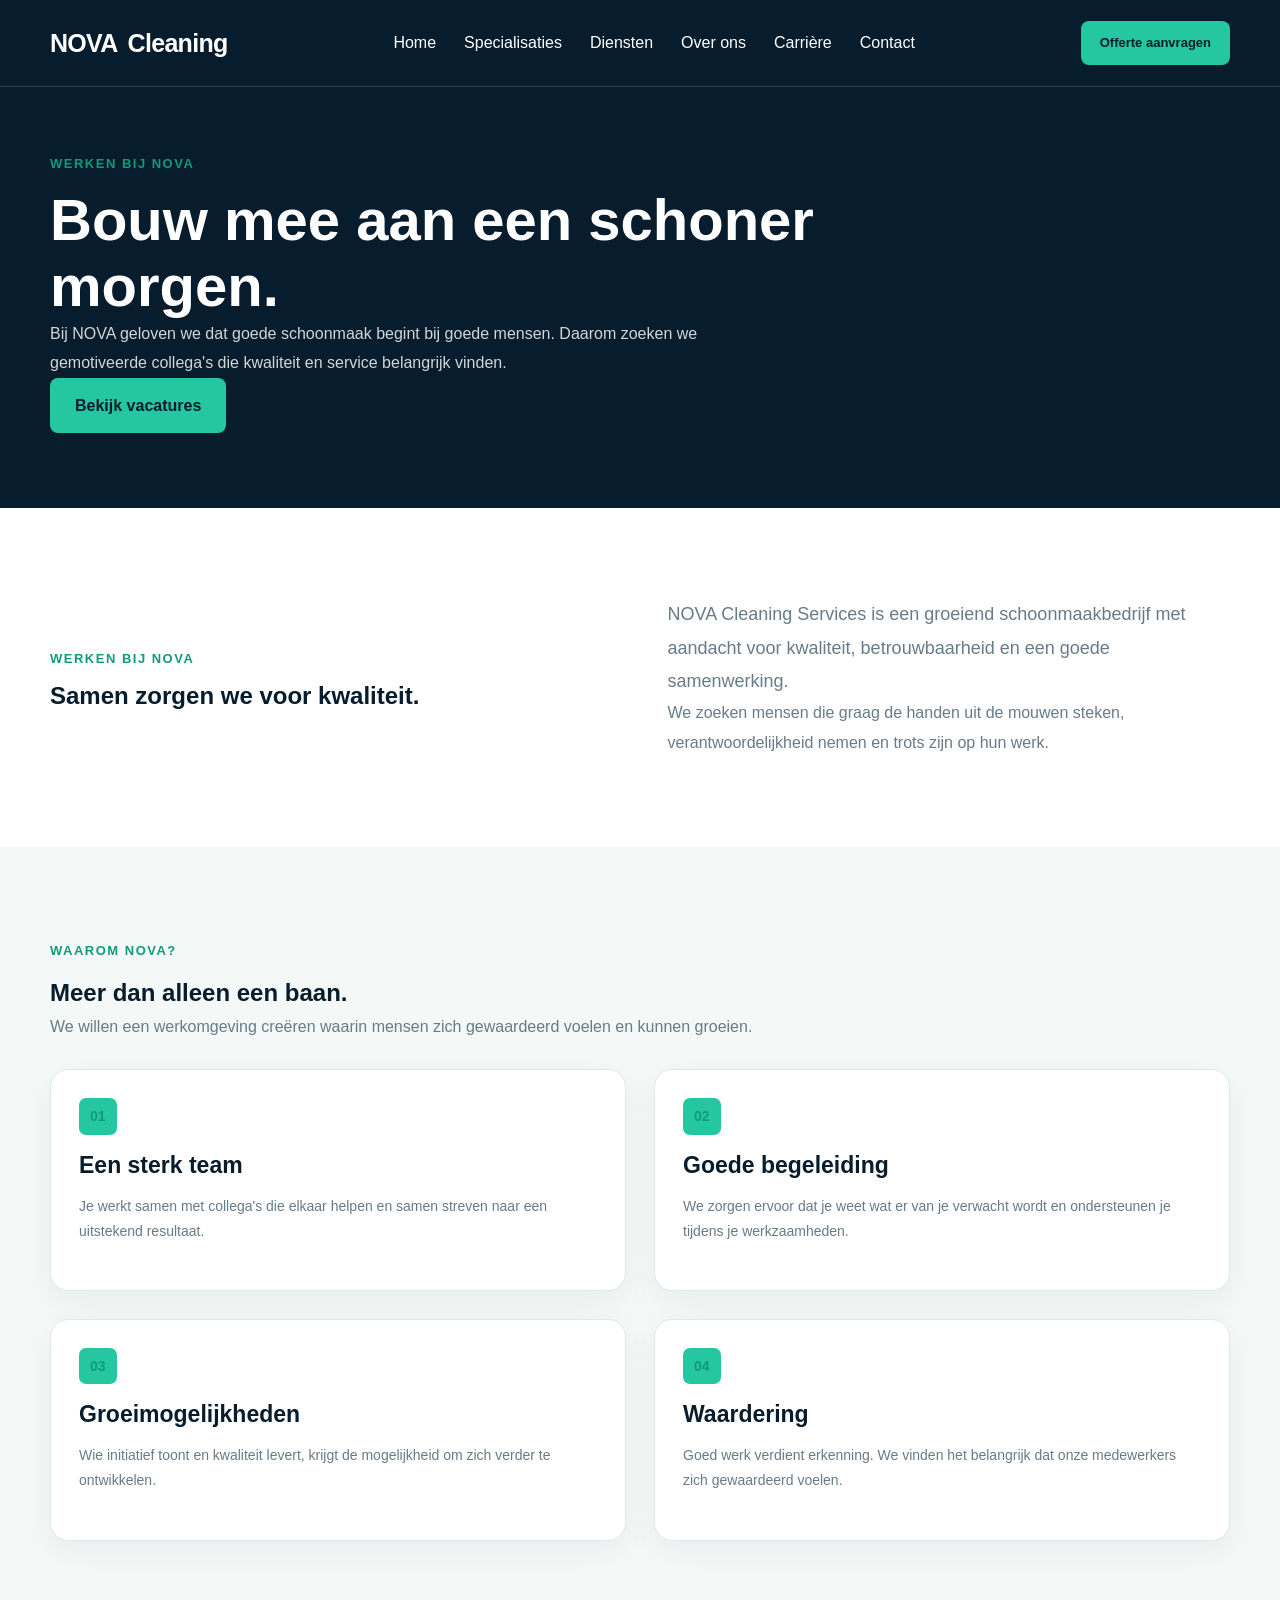
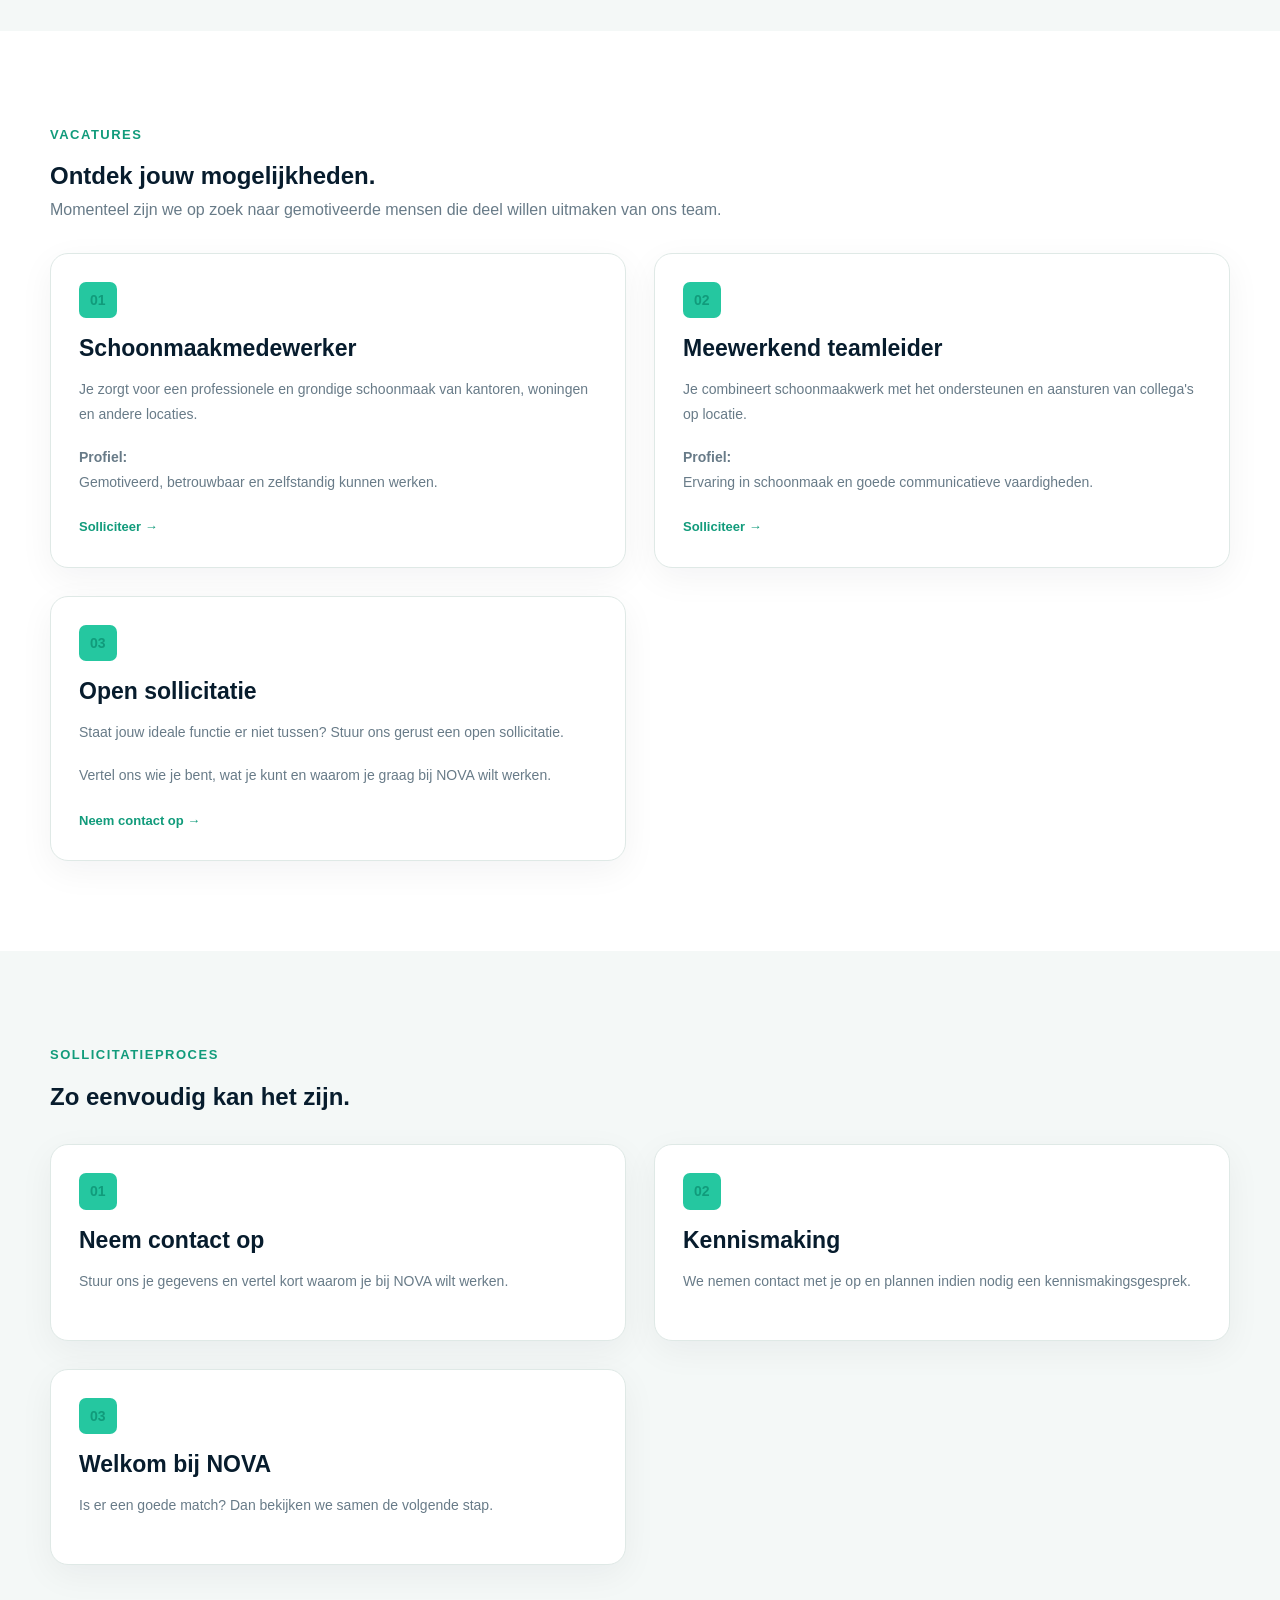
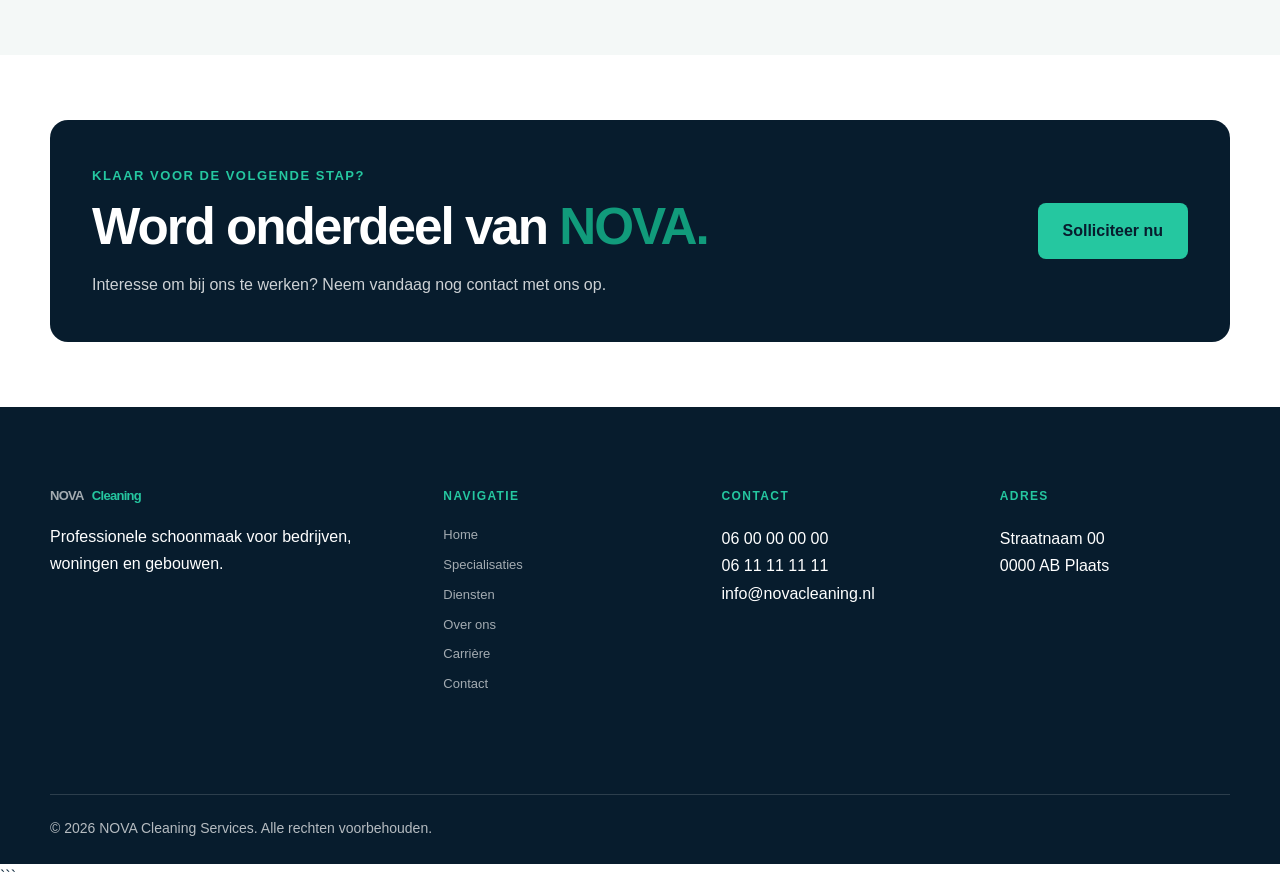
<file: carriere.html>
<!DOCTYPE html>
<html lang="nl">
<head>
  <meta charset="UTF-8">
  <meta name="viewport" content="width=device-width, initial-scale=1.0">

  <title>Werken bij NOVA Cleaning Services</title>

  <meta name="description"
    content="Werken bij NOVA Cleaning Services. Bekijk onze vacatures en ontdek de mogelijkheden binnen ons professionele schoonmaakteam.">

  <link rel="stylesheet" href="style.css">
</head>

<body>

  <!-- HEADER -->
  <header class="header">
    <div class="container nav">

      <a href="index.html" class="logo">
        NOVA<span>Cleaning</span>
      </a>

      <nav class="desktop-nav">
        <a href="index.html">Home</a>
        <a href="specialisaties.html">Specialisaties</a>
        <a href="diensten.html">Diensten</a>
        <a href="over-ons.html">Over ons</a>
        <a href="carriere.html" class="active">Carrière</a>
        <a href="contact.html">Contact</a>
      </nav>

      <div class="nav-actions">
        <a href="contact.html" class="nav-button">Offerte aanvragen</a>

        <button class="menu-button" id="menuButton">
          ☰
        </button>
      </div>

    </div>

    <!-- MOBILE MENU -->
    <div class="mobile-menu" id="mobileMenu">
      <a href="index.html">Home</a>
      <a href="specialisaties.html">Specialisaties</a>
      <a href="diensten.html">Diensten</a>
      <a href="over-ons.html">Over ons</a>
      <a href="carriere.html">Carrière</a>
      <a href="contact.html">Contact</a>
    </div>
  </header>


  <!-- HERO -->
  <section class="page-hero">

    <div class="container page-hero-content">

      <span class="eyebrow">WERKEN BIJ NOVA</span>

      <h1>
        Bouw mee aan een
        <span>schoner morgen.</span>
      </h1>

      <p>
        Bij NOVA geloven we dat goede schoonmaak begint bij goede mensen.
        Daarom zoeken we gemotiveerde collega's die kwaliteit en service
        belangrijk vinden.
      </p>

      <a href="#vacatures" class="btn btn-primary">
        Bekijk vacatures
      </a>

    </div>

  </section>


  <!-- INTRO -->
  <section class="section">

    <div class="container intro-grid">

      <div>
        <span class="eyebrow">WERKEN BIJ NOVA</span>

        <h2>
          Samen zorgen we voor
          <span>kwaliteit.</span>
        </h2>
      </div>

      <div>
        <p class="lead">
          NOVA Cleaning Services is een groeiend schoonmaakbedrijf
          met aandacht voor kwaliteit, betrouwbaarheid en een goede
          samenwerking.
        </p>

        <p>
          We zoeken mensen die graag de handen uit de mouwen steken,
          verantwoordelijkheid nemen en trots zijn op hun werk.
        </p>
      </div>

    </div>

  </section>


  <!-- WHY WORK WITH US -->
  <section class="section section-light">

    <div class="container">

      <div class="section-heading">

        <span class="eyebrow">WAAROM NOVA?</span>

        <h2>
          Meer dan alleen
          <span>een baan.</span>
        </h2>

        <p>
          We willen een werkomgeving creëren waarin mensen zich
          gewaardeerd voelen en kunnen groeien.
        </p>

      </div>


      <div class="services-grid">

        <article class="service-card">

          <div class="service-content">

            <div class="service-number">01</div>

            <h3>Een sterk team</h3>

            <p>
              Je werkt samen met collega's die elkaar helpen en
              samen streven naar een uitstekend resultaat.
            </p>

          </div>

        </article>


        <article class="service-card">

          <div class="service-content">

            <div class="service-number">02</div>

            <h3>Goede begeleiding</h3>

            <p>
              We zorgen ervoor dat je weet wat er van je verwacht
              wordt en ondersteunen je tijdens je werkzaamheden.
            </p>

          </div>

        </article>


        <article class="service-card">

          <div class="service-content">

            <div class="service-number">03</div>

            <h3>Groeimogelijkheden</h3>

            <p>
              Wie initiatief toont en kwaliteit levert, krijgt de
              mogelijkheid om zich verder te ontwikkelen.
            </p>

          </div>

        </article>


        <article class="service-card">

          <div class="service-content">

            <div class="service-number">04</div>

            <h3>Waardering</h3>

            <p>
              Goed werk verdient erkenning. We vinden het belangrijk
              dat onze medewerkers zich gewaardeerd voelen.
            </p>

          </div>

        </article>

      </div>

    </div>

  </section>


  <!-- VACATURES -->
  <section class="section" id="vacatures">

    <div class="container">

      <div class="section-heading">

        <span class="eyebrow">VACATURES</span>

        <h2>
          Ontdek jouw
          <span>mogelijkheden.</span>
        </h2>

        <p>
          Momenteel zijn we op zoek naar gemotiveerde mensen die
          deel willen uitmaken van ons team.
        </p>

      </div>


      <div class="services-grid">

        <article class="service-card">

          <div class="service-content">

            <div class="service-number">01</div>

            <h3>Schoonmaakmedewerker</h3>

            <p>
              Je zorgt voor een professionele en grondige schoonmaak
              van kantoren, woningen en andere locaties.
            </p>

            <p>
              <strong>Profiel:</strong><br>
              Gemotiveerd, betrouwbaar en zelfstandig kunnen werken.
            </p>

            <a href="contact.html" class="text-link">
              Solliciteer →
            </a>

          </div>

        </article>


        <article class="service-card">

          <div class="service-content">

            <div class="service-number">02</div>

            <h3>Meewerkend teamleider</h3>

            <p>
              Je combineert schoonmaakwerk met het ondersteunen en
              aansturen van collega's op locatie.
            </p>

            <p>
              <strong>Profiel:</strong><br>
              Ervaring in schoonmaak en goede communicatieve vaardigheden.
            </p>

            <a href="contact.html" class="text-link">
              Solliciteer →
            </a>

          </div>

        </article>


        <article class="service-card">

          <div class="service-content">

            <div class="service-number">03</div>

            <h3>Open sollicitatie</h3>

            <p>
              Staat jouw ideale functie er niet tussen?
              Stuur ons gerust een open sollicitatie.
            </p>

            <p>
              Vertel ons wie je bent, wat je kunt en waarom je
              graag bij NOVA wilt werken.
            </p>

            <a href="contact.html" class="text-link">
              Neem contact op →
            </a>

          </div>

        </article>

      </div>

    </div>

  </section>


  <!-- APPLICATION PROCESS -->
  <section class="section section-light">

    <div class="container">

      <div class="section-heading">

        <span class="eyebrow">SOLLICITATIEPROCES</span>

        <h2>
          Zo eenvoudig kan
          <span>het zijn.</span>
        </h2>

      </div>


      <div class="services-grid">

        <article class="service-card">

          <div class="service-content">

            <div class="service-number">01</div>

            <h3>Neem contact op</h3>

            <p>
              Stuur ons je gegevens en vertel kort waarom je bij
              NOVA wilt werken.
            </p>

          </div>

        </article>


        <article class="service-card">

          <div class="service-content">

            <div class="service-number">02</div>

            <h3>Kennismaking</h3>

            <p>
              We nemen contact met je op en plannen indien nodig
              een kennismakingsgesprek.
            </p>

          </div>

        </article>


        <article class="service-card">

          <div class="service-content">

            <div class="service-number">03</div>

            <h3>Welkom bij NOVA</h3>

            <p>
              Is er een goede match? Dan bekijken we samen de
              volgende stap.
            </p>

          </div>

        </article>

      </div>

    </div>

  </section>


  <!-- CTA -->
  <section class="help-section">

    <div class="container">

      <div class="help-box">

        <div>

          <span class="eyebrow">KLAAR VOOR DE VOLGENDE STAP?</span>

          <h2>
            Word onderdeel van
            <span>NOVA.</span>
          </h2>

          <p>
            Interesse om bij ons te werken?
            Neem vandaag nog contact met ons op.
          </p>

        </div>

        <a href="contact.html" class="btn btn-primary">
          Solliciteer nu
        </a>

      </div>

    </div>

  </section>


  <!-- FOOTER -->
  <footer class="footer">

    <div class="container footer-grid">

      <div>

        <a href="index.html" class="logo footer-logo">
          NOVA<span>Cleaning</span>
        </a>

        <p>
          Professionele schoonmaak voor bedrijven,
          woningen en gebouwen.
        </p>

      </div>


      <div>

        <h4>Navigatie</h4>

        <a href="index.html">Home</a>
        <a href="specialisaties.html">Specialisaties</a>
        <a href="diensten.html">Diensten</a>
        <a href="over-ons.html">Over ons</a>
        <a href="carriere.html">Carrière</a>
        <a href="contact.html">Contact</a>

      </div>


      <div>

        <h4>Contact</h4>

        <p>06 00 00 00 00</p>
        <p>06 11 11 11 11</p>
        <p>info@novacleaning.nl</p>

      </div>


      <div>

        <h4>Adres</h4>

        <p>
          Straatnaam 00<br>
          0000 AB Plaats
        </p>

      </div>

    </div>


    <div class="container footer-bottom">

      <p>
        © 2026 NOVA Cleaning Services. Alle rechten voorbehouden.
      </p>

    </div>

  </footer>


  <script src="script.js"></script>

</body>
</html>
```
</file>
<file: style.css>
:root {
  --navy: #071c2d;
  --navy-2: #0c2b43;
  --green: #25c7a0;
  --green-dark: #119b7b;
  --white: #ffffff;
  --light: #f4f8f7;
  --text: #163044;
  --muted: #687b88;
  --border: #dfe9e6;
  --shadow: 0 18px 50px rgba(7, 28, 45, 0.08);

  --container: 1180px;
  --radius: 18px;
}

* {
  margin: 0;
  padding: 0;
  box-sizing: border-box;
}

html {
  scroll-behavior: smooth;
}

body {
  font-family: "DM Sans", Arial, sans-serif;
  color: var(--text);
  background: var(--white);
  line-height: 1.6;
  overflow-x: hidden;
}

img {
  width: 100%;
  display: block;
}

a {
  color: inherit;
  text-decoration: none;
}

button {
  font: inherit;
}

.container {
  width: min(var(--container), calc(100% - 48px));
  margin: 0 auto;
}

.green {
  color: var(--green);
}

/* =========================
   HEADER
========================= */

.header {
  position: absolute;
  top: 0;
  left: 0;
  width: 100%;
  z-index: 100;
  color: var(--white);
  border-bottom: 1px solid rgba(255, 255, 255, 0.14);
}

.nav {
  min-height: 86px;
  display: flex;
  align-items: center;
  justify-content: space-between;
  gap: 30px;
}

.logo {
  display: inline-flex;
  align-items: center;
  gap: 10px;
  font-family: "Manrope", sans-serif;
  font-size: 25px;
  font-weight: 800;
  letter-spacing: -0.7px;
}

.logo-icon {
  width: 38px;
  height: 38px;
  border: 2px solid var(--green);
  border-radius: 10px;
  display: grid;
  place-items: center;
  color: var(--green);
  font-size: 19px;
}

.nav-links {
  display: flex;
  align-items: center;
  gap: 27px;
}

.nav-links a {
  position: relative;
  font-size: 14px;
  font-weight: 500;
  color: rgba(255, 255, 255, 0.88);
  transition: 0.25s ease;
}

.nav-links a::after {
  content: "";
  position: absolute;
  left: 0;
  bottom: -9px;
  width: 0;
  height: 2px;
  background: var(--green);
  transition: 0.25s ease;
}

.nav-links a:hover {
  color: var(--white);
}

.nav-links a:hover::after {
  width: 100%;
}

.nav-right {
  display: flex;
  align-items: center;
  gap: 24px;
}

.language-switch,
.footer-language,
.mobile-language {
  display: flex;
  align-items: center;
  gap: 7px;
  font-size: 13px;
  font-weight: 700;
}

.language-switch a,
.mobile-language a,
.footer-language a {
  opacity: 0.55;
}

.language-switch a.active,
.mobile-language a.active,
.footer-language a.active {
  opacity: 1;
  color: var(--green);
}

.nav-button {
  background: var(--green);
  color: var(--navy);
  padding: 12px 19px;
  border-radius: 8px;
  font-size: 13px;
  font-weight: 800;
  transition: 0.25s ease;
}

.nav-button:hover {
  background: var(--white);
  transform: translateY(-2px);
}

.menu-button {
  display: none;
  border: 0;
  background: transparent;
  color: var(--white);
  font-size: 28px;
  cursor: pointer;
}

.mobile-menu {
  display: none;
}

/* =========================
   HERO
========================= */

.hero {
  min-height: 820px;
  position: relative;
  display: flex;
  align-items: center;
  overflow: hidden;
  color: var(--white);
  background: var(--navy);
}

.hero-background {
  position: absolute;
  inset: 0;
}

.hero-background img {
  height: 100%;
  object-fit: cover;
  object-position: center;
}

.hero-overlay {
  position: absolute;
  inset: 0;
  background:
    linear-gradient(
      90deg,
      rgba(3, 19, 31, 0.94) 0%,
      rgba(3, 19, 31, 0.78) 40%,
      rgba(3, 19, 31, 0.35) 75%,
      rgba(3, 19, 31, 0.18) 100%
    );
}

.hero-container {
  position: relative;
  z-index: 2;
  padding-top: 90px;
}

.hero-content {
  max-width: 720px;
}

.eyebrow,
.label {
  color: var(--green);
  font-size: 12px;
  font-weight: 800;
  letter-spacing: 2px;
}

.eyebrow {
  display: flex;
  align-items: center;
  gap: 10px;
  margin-bottom: 23px;
}

.eyebrow span {
  width: 30px;
  height: 2px;
  background: var(--green);
}

.hero h1 {
  font-family: "Manrope", sans-serif;
  font-size: clamp(58px, 7vw, 92px);
  line-height: 0.98;
  letter-spacing: -4px;
  margin-bottom: 30px;
}

.hero h1 span {
  color: var(--green);
}

.hero-content > p {
  max-width: 560px;
  color: rgba(255, 255, 255, 0.8);
  font-size: 18px;
  line-height: 1.7;
  margin-bottom: 36px;
}

.hero-buttons {
  display: flex;
  flex-wrap: wrap;
  gap: 13px;
}

.button {
  display: inline-flex;
  align-items: center;
  justify-content: center;
  gap: 12px;
  min-height: 52px;
  padding: 0 24px;
  border-radius: 8px;
  font-size: 14px;
  font-weight: 800;
  transition: 0.25s ease;
}

.button.primary {
  background: var(--green);
  color: var(--navy);
}

.button.primary:hover {
  background: var(--white);
  transform: translateY(-2px);
}

.button.secondary {
  color: var(--white);
  border: 1px solid rgba(255, 255, 255, 0.45);
}

.button.secondary:hover {
  background: var(--white);
  color: var(--navy);
}

.hero-trust {
  display: flex;
  gap: 40px;
  margin-top: 65px;
}

.hero-trust div {
  display: flex;
  flex-direction: column;
  gap: 2px;
}

.hero-trust strong {
  font-family: "Manrope", sans-serif;
  font-size: 20px;
}

.hero-trust span {
  color: rgba(255, 255, 255, 0.6);
  font-size: 12px;
}

.hero-scroll {
  position: absolute;
  z-index: 3;
  right: 48px;
  bottom: 35px;
  display: flex;
  align-items: center;
  gap: 12px;
  color: rgba(255, 255, 255, 0.65);
  font-size: 11px;
  text-transform: uppercase;
  letter-spacing: 1.5px;
  writing-mode: vertical-rl;
}

.hero-scroll span {
  color: var(--green);
  font-size: 18px;
}

/* =========================
   INTRO
========================= */

.intro {
  padding: 110px 0;
  background: var(--white);
}

.intro-grid {
  display: grid;
  grid-template-columns: 1fr 1fr;
  gap: 100px;
  align-items: end;
}

.intro-heading h2,
.section-top h2,
.specialisations h2,
.about h2,
.testimonials h2,
.help-box h2 {
  font-family: "Manrope", sans-serif;
  color: var(--navy);
  font-size: clamp(36px, 4vw, 56px);
  line-height: 1.08;
  letter-spacing: -2px;
  margin-top: 15px;
}

.intro-heading h2 span,
.section-top h2 span,
.specialisations h2 span,
.about h2 span,
.testimonials h2 span,
.help-box h2 span {
  color: var(--green-dark);
}

.intro-text {
  max-width: 520px;
}

.intro-text p {
  color: var(--muted);
  font-size: 17px;
  margin-bottom: 18px;
}

.arrow-link {
  display: inline-flex;
  align-items: center;
  gap: 13px;
  margin-top: 10px;
  color: var(--navy);
  font-weight: 800;
  font-size: 14px;
  transition: 0.25s ease;
}

.arrow-link span {
  color: var(--green-dark);
  font-size: 20px;
  transition: 0.25s ease;
}

.arrow-link:hover span {
  transform: translateX(5px);
}

.trust-grid {
  display: grid;
  grid-template-columns: repeat(3, 1fr);
  margin-top: 75px;
  border-top: 1px solid var(--border);
  border-bottom: 1px solid var(--border);
}

.trust-card {
  display: flex;
  gap: 18px;
  padding: 32px 28px;
  border-right: 1px solid var(--border);
}

.trust-card:first-child {
  padding-left: 0;
}

.trust-card:last-child {
  border-right: 0;
}

.trust-icon {
  width: 43px;
  height: 43px;
  flex: 0 0 43px;
  display: grid;
  place-items: center;
  border-radius: 50%;
  background: rgba(37, 199, 160, 0.12);
  color: var(--green-dark);
  font-weight: 900;
}

.trust-card h3 {
  font-family: "Manrope", sans-serif;
  font-size: 16px;
  margin-bottom: 5px;
}

.trust-card p {
  color: var(--muted);
  font-size: 13px;
  line-height: 1.6;
}

/* =========================
   SERVICES
========================= */

.services {
  padding: 110px 0;
  background: var(--light);
}

.section-top {
  display: flex;
  justify-content: space-between;
  gap: 60px;
  align-items: end;
  margin-bottom: 55px;
}

.section-description {
  width: 390px;
}

.section-description p,
.section-top > p {
  color: var(--muted);
  font-size: 15px;
  line-height: 1.7;
}

.services-grid {
  display: grid;
  grid-template-columns: repeat(2, 1fr);
  gap: 25px;
}

.service-card {
  background: var(--white);
  border-radius: var(--radius);
  overflow: hidden;
  box-shadow: 0 10px 35px rgba(7, 28, 45, 0.05);
  transition: 0.3s ease;
}

.service-card:hover {
  transform: translateY(-7px);
  box-shadow: var(--shadow);
}

.service-image {
  position: relative;
  height: 290px;
  overflow: hidden;
}

.service-image img {
  height: 100%;
  object-fit: cover;
  transition: 0.5s ease;
}

.service-card:hover .service-image img {
  transform: scale(1.05);
}

.service-number {
  position: absolute;
  top: 18px;
  right: 18px;
  padding: 7px 11px;
  border-radius: 7px;
  background: var(--green);
  color: var(--navy);
  font-size: 12px;
  font-weight: 900;
}

.service-content {
  padding: 28px;
}

.service-content h3 {
  font-family: "Manrope", sans-serif;
  color: var(--navy);
  font-size: 23px;
  margin-bottom: 10px;
}

.service-content p {
  color: var(--muted);
  font-size: 14px;
  line-height: 1.7;
  margin-bottom: 18px;
}

.service-content a {
  color: var(--green-dark);
  font-size: 13px;
  font-weight: 800;
}

/* =========================
   SPECIALISATIONS
========================= */

.specialisations {
  padding: 115px 0;
  background: var(--navy);
  color: var(--white);
}

.specialisations-grid {
  display: grid;
  grid-template-columns: 0.9fr 1.1fr;
  gap: 100px;
  align-items: center;
}

.specialisations h2 {
  color: var(--white);
}

.specialisations-content > p {
  max-width: 520px;
  margin: 25px 0 32px;
  color: rgba(255, 255, 255, 0.68);
  font-size: 16px;
}

.specialisations-list {
  border-top: 1px solid rgba(255, 255, 255, 0.16);
}

.specialisation-item {
  min-height: 78px;
  display: grid;
  grid-template-columns: 50px 1fr 25px;
  align-items: center;
  gap: 20px;
  border-bottom: 1px solid rgba(255, 255, 255, 0.16);
}

.specialisation-item span {
  color: var(--green);
  font-size: 12px;
  font-weight: 800;
}

.specialisation-item strong {
  font-family: "Manrope", sans-serif;
  font-size: 18px;
}

.specialisation-item b {
  color: var(--green);
  font-size: 18px;
}

/* =========================
   ABOUT
========================= */

.about {
  padding: 120px 0;
}

.about-grid {
  display: grid;
  grid-template-columns: 1fr 1fr;
  gap: 95px;
  align-items: center;
}

.about-image {
  position: relative;
}

.about-image > img {
  height: 610px;
  object-fit: cover;
  border-radius: 4px;
}

.about-badge {
  position: absolute;
  right: -25px;
  bottom: 30px;
  width: 165px;
  min-height: 165px;
  display: flex;
  flex-direction: column;
  justify-content: center;
  align-items: center;
  gap: 7px;
  background: var(--green);
  color: var(--navy);
  text-align: center;
}

.about-badge strong {
  font-family: "Manrope", sans-serif;
  font-size: 48px;
  line-height: 1;
}

.about-badge span {
  font-size: 12px;
  font-weight: 800;
}

.about-content > p {
  color: var(--muted);
  font-size: 16px;
  margin-top: 22px;
}

.benefits {
  margin: 35px 0;
}

.benefit {
  display: flex;
  gap: 15px;
  align-items: flex-start;
  padding: 16px 0;
  border-bottom: 1px solid var(--border);
}

.check {
  width: 28px;
  height: 28px;
  flex: 0 0 28px;
  display: grid;
  place-items: center;
  border-radius: 50%;
  background: rgba(37, 199, 160, 0.13);
  color: var(--green-dark);
  font-weight: 900;
}

.benefit h4 {
  font-size: 14px;
  margin-bottom: 2px;
}

.benefit p {
  color: var(--muted);
  font-size: 13px;
}

/* =========================
   EQUIPMENT
========================= */

.equipment {
  padding: 110px 0;
  background: var(--light);
}

.equipment .section-top > p {
  width: 390px;
}

.equipment-grid {
  display: grid;
  grid-template-columns: repeat(3, 1fr);
  gap: 24px;
}

.equipment-card {
  background: var(--white);
  border-radius: var(--radius);
  overflow: hidden;
  transition: 0.3s ease;
}

.equipment-card:hover {
  transform: translateY(-6px);
  box-shadow: var(--shadow);
}

.equipment-image {
  height: 230px;
  overflow: hidden;
}

.equipment-image img {
  height: 100%;
  object-fit: cover;
  transition: 0.5s ease;
}

.equipment-card:hover img {
  transform: scale(1.05);
}

.equipment-content {
  padding: 26px;
}

.equipment-content > span {
  color: var(--green-dark);
  font-size: 12px;
  font-weight: 900;
}

.equipment-content h3 {
  font-family: "Manrope", sans-serif;
  color: var(--navy);
  font-size: 20px;
  margin: 8px 0;
}

.equipment-content p {
  color: var(--muted);
  font-size: 13px;
}

/* =========================
   TESTIMONIALS
========================= */

.testimonials {
  padding: 115px 0;
}

.testimonials-heading {
  max-width: 600px;
  margin-bottom: 55px;
}

.testimonial-grid {
  display: grid;
  grid-template-columns: repeat(3, 1fr);
  gap: 22px;
}

.testimonial {
  padding: 34px;
  border: 1px solid var(--border);
  border-radius: var(--radius);
  background: var(--white);
}

.stars {
  color: #f3b51b;
  letter-spacing: 3px;
  font-size: 15px;
  margin-bottom: 23px;
}

.testimonial > p {
  min-height: 120px;
  color: var(--text);
  font-size: 15px;
  line-height: 1.8;
}

.testimonial-author {
  padding-top: 20px;
  margin-top: 20px;
  border-top: 1px solid var(--border);
  display: flex;
  flex-direction: column;
}

.testimonial-author strong {
  font-size: 14px;
}

.testimonial-author span {
  color: var(--muted);
  font-size: 12px;
}

/* =========================
   HELP CTA
========================= */

.help-cta {
  padding: 0 0 110px;
}

.help-box {
  position: relative;
  overflow: hidden;
  padding: 65px 70px;
  border-radius: 20px;
  background: var(--green);
  display: flex;
  justify-content: space-between;
  align-items: center;
  gap: 50px;
}

.help-box h2 {
  margin-top: 12px;
}

.help-box .label {
  color: var(--navy);
}

.help-box p {
  max-width: 560px;
  margin-top: 17px;
  color: rgba(7, 28, 45, 0.7);
}

.help-buttons {
  display: flex;
  flex-wrap: wrap;
  gap: 12px;
}

.dark-button {
  background: var(--navy);
  color: var(--white);
}

.dark-button:hover {
  background: var(--white);
  color: var(--navy);
}

.light-button {
  background: var(--white);
  color: var(--navy);
}

.light-button:hover {
  background: var(--navy);
  color: var(--white);
}

/* =========================
   FOOTER
========================= */

footer {
  padding: 80px 0 25px;
  background: var(--navy);
  color: var(--white);
}

.footer-grid {
  display: grid;
  grid-template-columns: 1.5fr 1fr 1fr 1fr;
  gap: 60px;
  padding-bottom: 60px;
}

.footer-brand p {
  max-width: 300px;
  margin: 22px 0 25px;
  color: rgba(255, 255, 255, 0.58);
  font-size: 13px;
  line-height: 1.8;
}

.footer-grid > div:not(.footer-brand) {
  display: flex;
  flex-direction: column;
  align-items: flex-start;
}

.footer-grid h4 {
  margin-bottom: 19px;
  color: var(--green);
  font-size: 12px;
  letter-spacing: 1.4px;
  text-transform: uppercase;
}

.footer-grid a,
.footer-grid span {
  margin-bottom: 9px;
  color: rgba(255, 255, 255, 0.63);
  font-size: 13px;
  transition: 0.2s ease;
}

.footer-grid a:hover {
  color: var(--green);
}

.copyright {
  display: flex;
  justify-content: space-between;
  gap: 20px;
  padding-top: 22px;
  border-top: 1px solid rgba(255, 255, 255, 0.12);
  color: rgba(255, 255, 255, 0.4);
  font-size: 11px;
}

/* =========================
   RESPONSIVE
========================= */

@media (max-width: 1050px) {
  .nav-links {
    gap: 17px;
  }

  .nav-right .language-switch {
    display: none;
  }

  .intro-grid,
  .about-grid {
    gap: 55px;
  }

  .specialisations-grid {
    gap: 60px;
  }
}

@media (max-width: 900px) {
  .container {
    width: min(var(--container), calc(100% - 36px));
  }

  .nav-links,
  .nav-right {
    display: none;
  }

  .menu-button {
    display: block;
  }

  .mobile-menu {
    position: fixed;
    z-index: 99;
    top: 0;
    right: 0;
    width: min(380px, 88%);
    height: 100vh;
    padding: 110px 35px 35px;
    background: var(--navy);
    display: flex;
    flex-direction: column;
    gap: 20px;
    transform: translateX(100%);
    transition: 0.35s ease;
    box-shadow: -20px 0 50px rgba(0, 0, 0, 0.2);
  }

  .mobile-menu.active {
    transform: translateX(0);
  }

  .mobile-menu > a {
    color: var(--white);
    font-family: "Manrope", sans-serif;
    font-size: 21px;
    font-weight: 700;
    padding-bottom: 15px;
    border-bottom: 1px solid rgba(255, 255, 255, 0.1);
  }

  .mobile-language {
    margin-top: 10px;
  }

  .mobile-cta {
    background: var(--green);
    color: var(--navy) !important;
    padding: 14px 18px !important;
    border-radius: 7px;
    text-align: center;
    border: 0 !important;
  }

  .hero {
    min-height: 760px;
  }

  .hero-scroll {
    display: none;
  }

  .intro-grid,
  .about-grid,
  .specialisations-grid {
    grid-template-columns: 1fr;
  }

  .intro-grid {
    gap: 35px;
  }

  .trust-grid {
    grid-template-columns: 1fr;
  }

  .trust-card,
  .trust-card:first-child {
    padding: 25px 0;
    border-right: 0;
    border-bottom: 1px solid var(--border);
  }

  .trust-card:last-child {
    border-bottom: 0;
  }

  .section-top {
    align-items: flex-start;
    flex-direction: column;
    gap: 25px;
  }

  .section-description,
  .equipment .section-top > p {
    width: 100%;
  }

  .about-image > img {
    height: 500px;
  }

  .specialisations-grid {
    gap: 55px;
  }

  .equipment-grid {
    grid-template-columns: 1fr 1fr;
  }

  .testimonial-grid {
    grid-template-columns: 1fr;
  }

  .testimonial > p {
    min-height: auto;
  }

  .help-box {
    flex-direction: column;
    align-items: flex-start;
    padding: 50px 40px;
  }

  .footer-grid {
    grid-template-columns: 1fr 1fr;
  }
}

@media (max-width: 650px) {
  .container {
    width: min(var(--container), calc(100% - 28px));
  }

  .nav {
    min-height: 72px;
  }

  .logo {
    font-size: 22px;
  }

  .logo-icon {
    width: 34px;
    height: 34px;
  }

  .hero {
    min-height: 720px;
  }

  .hero-container {
    padding-top: 70px;
  }

  .hero h1 {
    font-size: 57px;
    letter-spacing: -2.5px;
  }

  .hero-content > p {
    font-size: 16px;
  }

  .hero-buttons {
    flex-direction: column;
    align-items: stretch;
  }

  .hero-trust {
    gap: 20px;
    margin-top: 45px;
  }

  .hero-trust strong {
    font-size: 17px;
  }

  .intro,
  .services,
  .specialisations,
  .about,
  .equipment,
  .testimonials {
    padding: 80px 0;
  }

  .intro-heading h2,
  .section-top h2,
  .specialisations h2,
  .about h2,
  .testimonials h2,
  .help-box h2 {
    font-size: 38px;
    letter-spacing: -1.5px;
  }

  .services-grid,
  .equipment-grid {
    grid-template-columns: 1fr;
  }

  .service-image {
    height: 240px;
  }

  .about-image > img {
    height: 430px;
  }

  .about-badge {
    right: 15px;
    bottom: 15px;
    width: 135px;
    min-height: 135px;
  }

  .about-badge strong {
    font-size: 38px;
  }

  .specialisation-item {
    grid-template-columns: 38px 1fr 20px;
  }

  .help-cta {
    padding-bottom: 80px;
  }

  .help-box {
    padding: 40px 25px;
    border-radius: 15px;
  }

  .help-buttons {
    width: 100%;
    flex-direction: column;
  }

  .help-buttons .button {
    width: 100%;
  }

  .footer-grid {
    grid-template-columns: 1fr;
    gap: 38px;
  }

  .copyright {
    flex-direction: column;
    gap: 8px;
  }
}
/* =========================================
   NOVA - COMPATIBILITY FIX
   Fix for the new HTML pages
========================================= */

/* Navigation */
.desktop-nav {
  display: flex;
  align-items: center;
  gap: 28px;
}

.desktop-nav a {
  color: var(--white);
  text-decoration: none;
  font-weight: 500;
  transition: color 0.25s ease;
}

.desktop-nav a:hover {
  color: var(--green);
}

.nav-actions {
  display: flex;
  align-items: center;
  gap: 14px;
}

/* Buttons */
.btn {
  display: inline-flex;
  align-items: center;
  justify-content: center;
  gap: 8px;
  padding: 14px 24px;
  border-radius: 8px;
  text-decoration: none;
  font-weight: 700;
  border: 1px solid transparent;
  cursor: pointer;
  transition: all 0.25s ease;
}

.btn-primary {
  background: var(--green);
  color: var(--navy);
}

.btn-primary:hover {
  background: var(--green-dark);
  color: var(--white);
  transform: translateY(-2px);
}

.btn-secondary {
  background: transparent;
  color: var(--white);
  border-color: rgba(255, 255, 255, 0.55);
}

.btn-secondary:hover {
  background: var(--white);
  color: var(--navy);
}

/* General sections */
.section {
  padding: 90px 0;
}

.section-light {
  background: var(--light);
}

.section-heading {
  margin-bottom: 42px;
}

.section-heading h2 {
  color: var(--navy);
  margin-top: 0;
}

.section-heading p {
  color: var(--muted);
  line-height: 1.8;
}

.eyebrow {
  display: inline-block;
  color: var(--green-dark);
  font-size: 13px;
  font-weight: 800;
  letter-spacing: 1.5px;
  text-transform: uppercase;
  margin-bottom: 12px;
}

/* Intro section */
.intro-grid {
  align-items: center;
  gap: 55px;
}

.intro-grid h2 {
  color: var(--navy);
  line-height: 1.2;
}

.intro-grid p {
  color: var(--muted);
  line-height: 1.85;
}

.lead {
  font-size: 18px;
  line-height: 1.8;
}

/* Trust cards */
.trust-grid {
  display: grid;
  grid-template-columns: repeat(3, minmax(0, 1fr));
  gap: 24px;
}

.trust-card {
  display: flex;
  flex-direction: column;
  align-items: flex-start;
  gap: 10px;
  padding: 28px;
  background: var(--white);
  border: 1px solid var(--border);
  border-radius: var(--radius);
}

.trust-card strong {
  color: var(--navy);
  font-size: 18px;
}

.trust-card span {
  color: var(--muted);
  line-height: 1.7;
}

/* Services */
.services-grid {
  display: grid;
  grid-template-columns: repeat(2, minmax(0, 1fr));
  gap: 28px;
}

.service-card {
  overflow: hidden;
  border-radius: var(--radius);
  background: var(--white);
  border: 1px solid var(--border);
}

.service-card .service-content {
  padding: 28px;
}

.service-card .service-content > .service-number {
  position: static;
  display: inline-block;
  margin-bottom: 12px;
  color: var(--green-dark);
  font-size: 14px;
  font-weight: 800;
}

.service-card h3 {
  color: var(--navy);
  margin-top: 0;
}

.service-card p {
  color: var(--muted);
  line-height: 1.8;
}

.service-card a {
  font-weight: 700;
  text-decoration: none;
}

/* Specializations - both spellings supported */
.specializations-grid,
.specialisations-grid {
  display: grid;
  grid-template-columns: repeat(2, minmax(0, 1fr));
  gap: 24px;
}

.specializations-grid > *,
.specialisations-grid > * {
  min-width: 0;
}

/* About section */
.about-grid {
  align-items: center;
  gap: 55px;
}

.about-content h2 {
  color: var(--navy);
}

.about-content p {
  color: var(--muted);
  line-height: 1.85;
}

/* Help / call to action */
.help-section {
  padding: 65px 0;
}

.help-box {
  background: var(--navy);
  color: var(--white);
  padding: 42px;
  border-radius: var(--radius);
  display: flex;
  align-items: center;
  justify-content: space-between;
  gap: 28px;
}

.help-box h2,
.help-box h3 {
  color: var(--white);
  margin-top: 0;
}

.help-box p {
  color: rgba(255, 255, 255, 0.8);
  line-height: 1.8;
}

.help-box .eyebrow {
  color: var(--green);
}

/* Page hero for inner pages */
.page-hero {
  padding: 150px 0 75px;
  background: var(--navy);
  color: var(--white);
}

.page-hero h1 {
  color: var(--white);
  font-size: clamp(34px, 5vw, 58px);
  line-height: 1.15;
  max-width: 850px;
}

.page-hero p {
  color: rgba(255, 255, 255, 0.82);
  max-width: 720px;
  line-height: 1.8;
}

/* Footer */
.footer-logo {
  color: var(--white);
  font-weight: 800;
  font-size: 24px;
  text-decoration: none;
}

.footer-bottom {
  display: flex;
  align-items: center;
  justify-content: space-between;
  gap: 20px;
  padding-top: 22px;
  margin-top: 30px;
  border-top: 1px solid rgba(255, 255, 255, 0.15);
  color: rgba(255, 255, 255, 0.7);
  font-size: 14px;
}

/* Images */
img {
  max-width: 100%;
}

.service-card img,
.about-image img {
  display: block;
  width: 100%;
  object-fit: cover;
}

/* Prevent horizontal overflow */
html,
body {
  max-width: 100%;
  overflow-x: hidden;
}

/* Tablet */
@media (max-width: 900px) {
  .desktop-nav {
    display: none;
  }

  .nav-actions {
    gap: 10px;
  }

  .intro-grid,
  .about-grid {
    grid-template-columns: 1fr;
    gap: 32px;
  }

  .trust-grid {
    grid-template-columns: repeat(2, minmax(0, 1fr));
  }

  .services-grid,
  .specializations-grid,
  .specialisations-grid {
    grid-template-columns: 1fr;
  }

  .help-box {
    align-items: flex-start;
    flex-direction: column;
  }

  .section {
    padding: 65px 0;
  }
}

/* Mobile */
@media (max-width: 600px) {
  .trust-grid {
    grid-template-columns: 1fr;
  }

  .nav-actions .btn {
    padding: 10px 12px;
    font-size: 13px;
  }

  .hero {
    min-height: 600px;
  }

  .hero h1 {
    font-size: 36px;
  }

  .page-hero {
    padding: 125px 0 55px;
  }

  .page-hero h1 {
    font-size: 34px;
  }

  .help-box {
    padding: 28px;
  }

  .footer-bottom {
    flex-direction: column;
    align-items: flex-start;
  }
}
/* Final visual adjustments */

/* Reduce empty space in the Why Nova section */
.trust-grid {
  margin-top: 24px;
  margin-bottom: 24px;
}

.section-heading {
  margin-bottom: 28px;
}

/* Keep the quote button text on one line */
.nav-actions .btn {
  white-space: nowrap;
  min-width: max-content;
  padding: 13px 20px;
}

/* Improve footer layout */
.footer-grid {
  align-items: start;
  column-gap: 48px;
  row-gap: 32px;
}

.footer-logo {
  display: inline-block;
  font-size: 25px;
  line-height: 1.3;
  margin-bottom: 16px;
}

.footer-grid p {
  line-height: 1.7;
  overflow-wrap: anywhere;
}

/* Make footer columns more balanced */
.footer-grid > div {
  min-width: 0;
}

.footer-grid h3 {
  margin-top: 0;
  margin-bottom: 24px;
}

/* Mobile adjustments */
@media (max-width: 600px) {
  .nav-actions .btn {
    padding: 10px 12px;
    font-size: 12px;
  }

  .footer-grid {
    grid-template-columns: 1fr;
    gap: 28px;
  }
}
.footer-logo {
  display: inline-flex;
  align-items: baseline;
  flex-wrap: wrap;
  gap: 8px;
  font-size: 25px;
  font-weight: 800;
  line-height: 1.4;
  text-decoration: none;
  color: #ffffff;
}

.footer-logo span {
  display: inline;
  color: #25c7a0;
}
</file>
